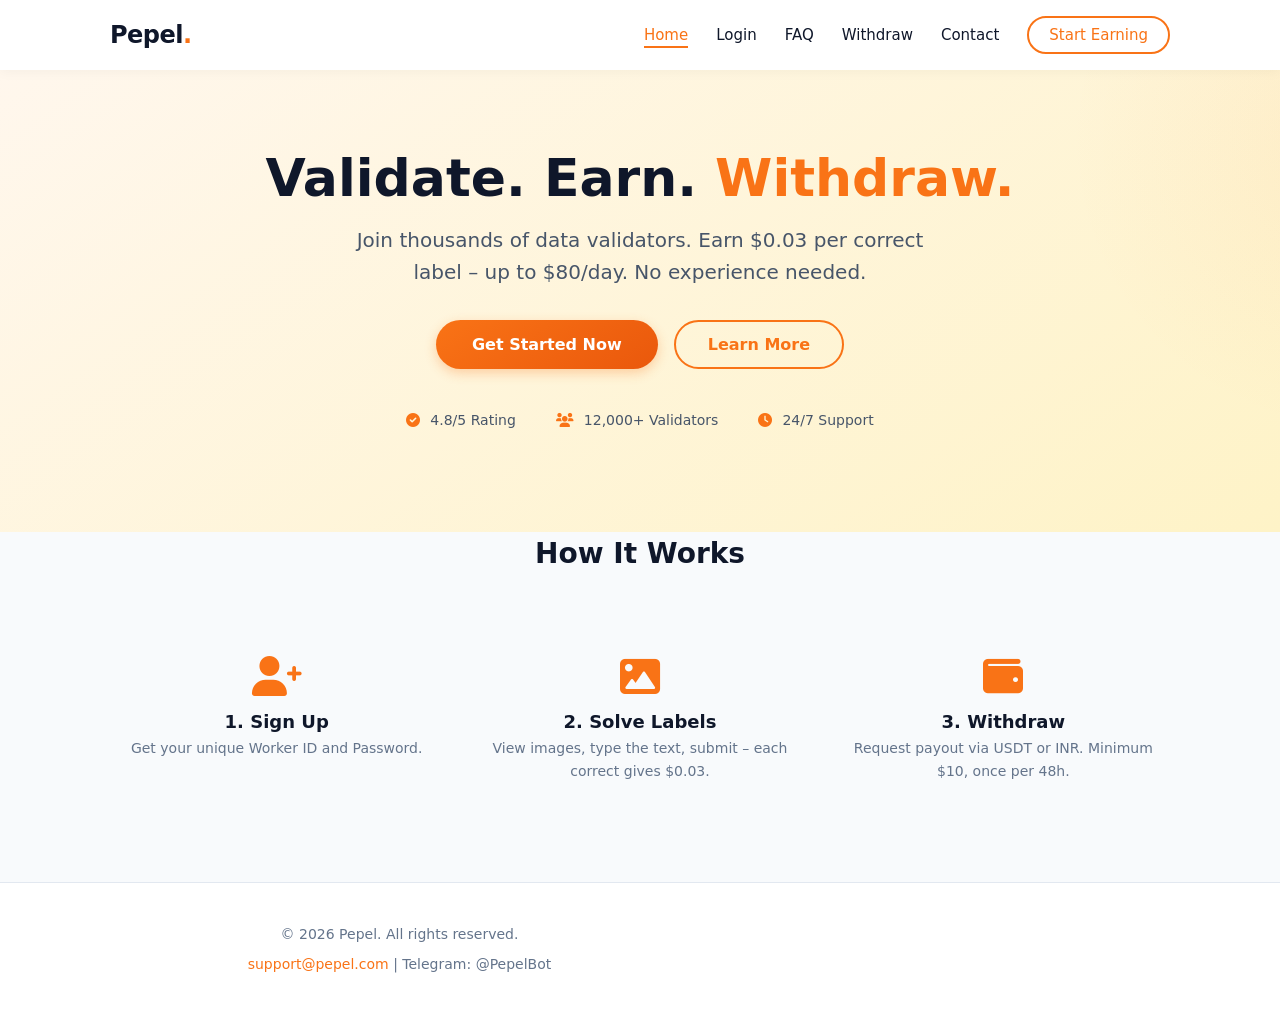
<file: index.html>
<!DOCTYPE html>
<html lang="en">
<head>
  <meta charset="UTF-8">
  <meta name="viewport" content="width=device-width, initial-scale=1.0">
  <title>Pepel – Validate & Earn</title>
  <link rel="stylesheet" href="style.css">
  <link rel="stylesheet" href="https://cdnjs.cloudflare.com/ajax/libs/font-awesome/6.0.0-beta3/css/all.min.css">
  <style>
    .hero {
      padding: 80px 0 100px;
      background: linear-gradient(145deg, #fff7ed 0%, #fef3c7 100%);
      text-align: center;
    }
    .hero h1 { font-size: 52px; font-weight: 800; color: #0f172a; }
    .hero h1 span { color: var(--primary); }
    .hero p { font-size: 20px; color: #475569; max-width: 600px; margin: 16px auto 32px; }
    .trust-badges { display: flex; justify-content: center; gap: 40px; margin-top: 40px; flex-wrap: wrap; }
    .trust-badges span { font-size: 14px; color: #475569; }
    .trust-badges i { color: var(--primary); margin-right: 6px; }
    .steps-grid { display: grid; grid-template-columns: repeat(auto-fit, minmax(200px, 1fr)); gap: 30px; text-align: center; padding: 40px 0; }
    .steps-grid .step i { font-size: 40px; color: var(--primary); margin-bottom: 12px; display: block; }
    .steps-grid .step h3 { font-size: 18px; font-weight: 700; color: #0f172a; }
    .steps-grid .step p { color: #64748b; font-size: 14px; }
    @media (max-width: 768px) {
      .hero h1 { font-size: 32px; }
      .hero { padding: 50px 0 60px; }
      .trust-badges { gap: 16px; flex-direction: column; align-items: center; }
    }
  </style>
</head>
<body>
  <nav class="navbar">
    <div class="container">
      <div class="logo">Pepel<span>.</span></div>
      <ul class="nav-links" id="navLinks">
        <li><a href="index.html" class="active">Home</a></li>
        <li><a href="login.html">Login</a></li>
        <li><a href="faq.html">FAQ</a></li>
        <li><a href="withdraw.html">Withdraw</a></li>
        <li><a href="contact.html">Contact</a></li>
        <li><a href="login.html" class="btn-outline">Start Earning</a></li>
      </ul>
      <div class="menu-toggle" id="mobileMenu"><i class="fas fa-bars"></i></div>
    </div>
  </nav>

  <section class="hero">
    <div class="container">
      <h1>Validate. Earn. <span>Withdraw.</span></h1>
      <p>Join thousands of data validators. Earn $0.03 per correct label – up to $80/day. No experience needed.</p>
      <div class="btn-group">
        <a href="login.html" class="btn-primary">Get Started Now</a>
        <a href="faq.html" class="btn-secondary">Learn More</a>
      </div>
      <div class="trust-badges">
        <span><i class="fas fa-check-circle"></i> 4.8/5 Rating</span>
        <span><i class="fas fa-users"></i> 12,000+ Validators</span>
        <span><i class="fas fa-clock"></i> 24/7 Support</span>
      </div>
    </div>
  </section>

  <section>
    <div class="container">
      <h2 style="text-align:center; margin-bottom:40px; font-size:28px; font-weight:700;">How It Works</h2>
      <div class="steps-grid">
        <div class="step"><i class="fas fa-user-plus"></i><h3>1. Sign Up</h3><p>Get your unique Worker ID and Password.</p></div>
        <div class="step"><i class="fas fa-image"></i><h3>2. Solve Labels</h3><p>View images, type the text, submit – each correct gives $0.03.</p></div>
        <div class="step"><i class="fas fa-wallet"></i><h3>3. Withdraw</h3><p>Request payout via USDT or INR. Minimum $10, once per 48h.</p></div>
      </div>
    </div>
  </section>

  <footer>
    <div class="container">
      <p>&copy; 2026 Pepel. All rights reserved.</p>
      <p style="margin-top:8px;"><a href="mailto:support@pepel.com">support@pepel.com</a> | Telegram: @PepelBot</p>
    </div>
  </footer>

  <script src="script.js"></script>
  <script>
    document.getElementById('mobileMenu').addEventListener('click', function() {
      document.getElementById('navLinks').classList.toggle('active');
    });
  </script>
</body>
</html>
</file>
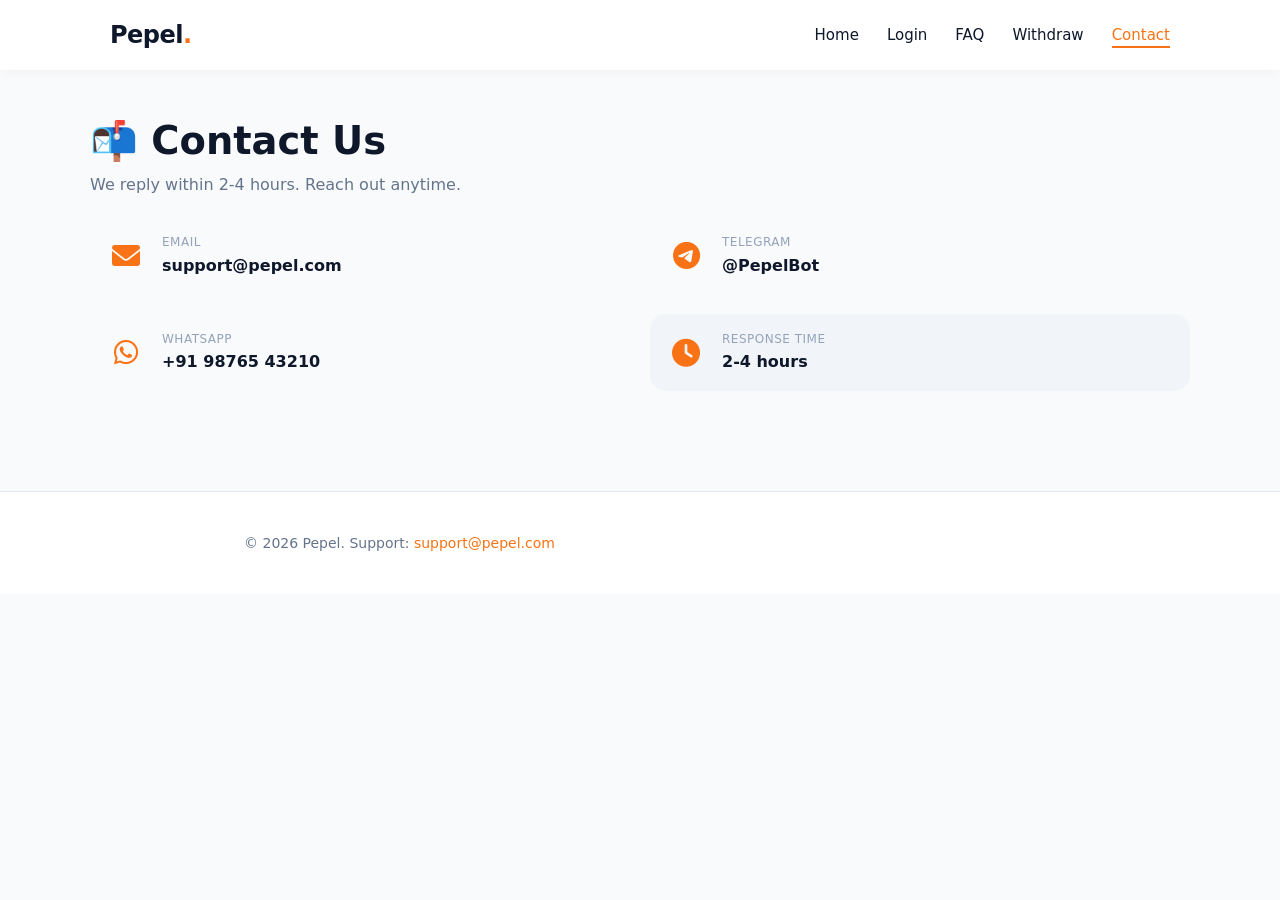
<file: contact.html>
<!DOCTYPE html>
<html lang="en">
<head>
  <meta charset="UTF-8">
  <meta name="viewport" content="width=device-width, initial-scale=1.0">
  <title>Contact – Pepel</title>
  <link rel="stylesheet" href="style.css">
  <link rel="stylesheet" href="https://cdnjs.cloudflare.com/ajax/libs/font-awesome/6.0.0-beta3/css/all.min.css">
  <style>
    .contact-grid { display: grid; grid-template-columns: 1fr 1fr; gap: 20px; margin-top: 20px; }
    .contact-item { display: flex; align-items: center; gap: 16px; padding: 16px; background: #f8fafc; border-radius: var(--radius); transition: 0.2s; }
    .contact-item:hover { background: #f1f5f9; }
    .contact-item i { font-size: 28px; color: var(--primary); width: 40px; text-align: center; }
    .contact-item .info { display: flex; flex-direction: column; }
    .contact-item .info .label { font-size: 12px; color: #94a3b8; text-transform: uppercase; letter-spacing: 0.5px; }
    .contact-item .info .value { font-weight: 600; color: #0f172a; }
    @media (max-width: 768px) {
      .contact-grid { grid-template-columns: 1fr; }
    }
  </style>
</head>
<body>
  <nav class="navbar">
    <div class="container">
      <div class="logo">Pepel<span>.</span></div>
      <ul class="nav-links" id="navLinks">
        <li><a href="index.html">Home</a></li>
        <li><a href="login.html">Login</a></li>
        <li><a href="faq.html">FAQ</a></li>
        <li><a href="withdraw.html">Withdraw</a></li>
        <li><a href="contact.html" class="active">Contact</a></li>
      </ul>
      <div class="menu-toggle" id="mobileMenu"><i class="fas fa-bars"></i></div>
    </div>
  </nav>

  <div class="container" style="padding: 40px 0;">
    <h2>📬 Contact Us</h2>
    <p style="color: var(--text-muted);">We reply within 2‑4 hours. Reach out anytime.</p>
    <div class="contact-grid">
      <a href="mailto:support@pepel.com" class="contact-item" style="text-decoration:none; color:inherit;">
        <i class="fas fa-envelope"></i>
        <div class="info"><span class="label">Email</span><span class="value">support@pepel.com</span></div>
      </a>
      <a href="https://t.me/PepelBot" target="_blank" class="contact-item" style="text-decoration:none; color:inherit;">
        <i class="fab fa-telegram"></i>
        <div class="info"><span class="label">Telegram</span><span class="value">@PepelBot</span></div>
      </a>
      <a href="tel:+919876543210" class="contact-item" style="text-decoration:none; color:inherit;">
        <i class="fab fa-whatsapp"></i>
        <div class="info"><span class="label">WhatsApp</span><span class="value">+91 98765 43210</span></div>
      </a>
      <div class="contact-item" style="background: #f1f5f9; cursor: default;">
        <i class="fas fa-clock"></i>
        <div class="info"><span class="label">Response Time</span><span class="value">2‑4 hours</span></div>
      </div>
    </div>
  </div>

  <footer>
    <div class="container">
      <p>&copy; 2026 Pepel. Support: <a href="mailto:support@pepel.com">support@pepel.com</a></p>
    </div>
  </footer>

  <script src="script.js"></script>
  <script>
    document.getElementById('mobileMenu').addEventListener('click', function() {
      document.getElementById('navLinks').classList.toggle('active');
    });
  </script>
</body>
</html>
</file>
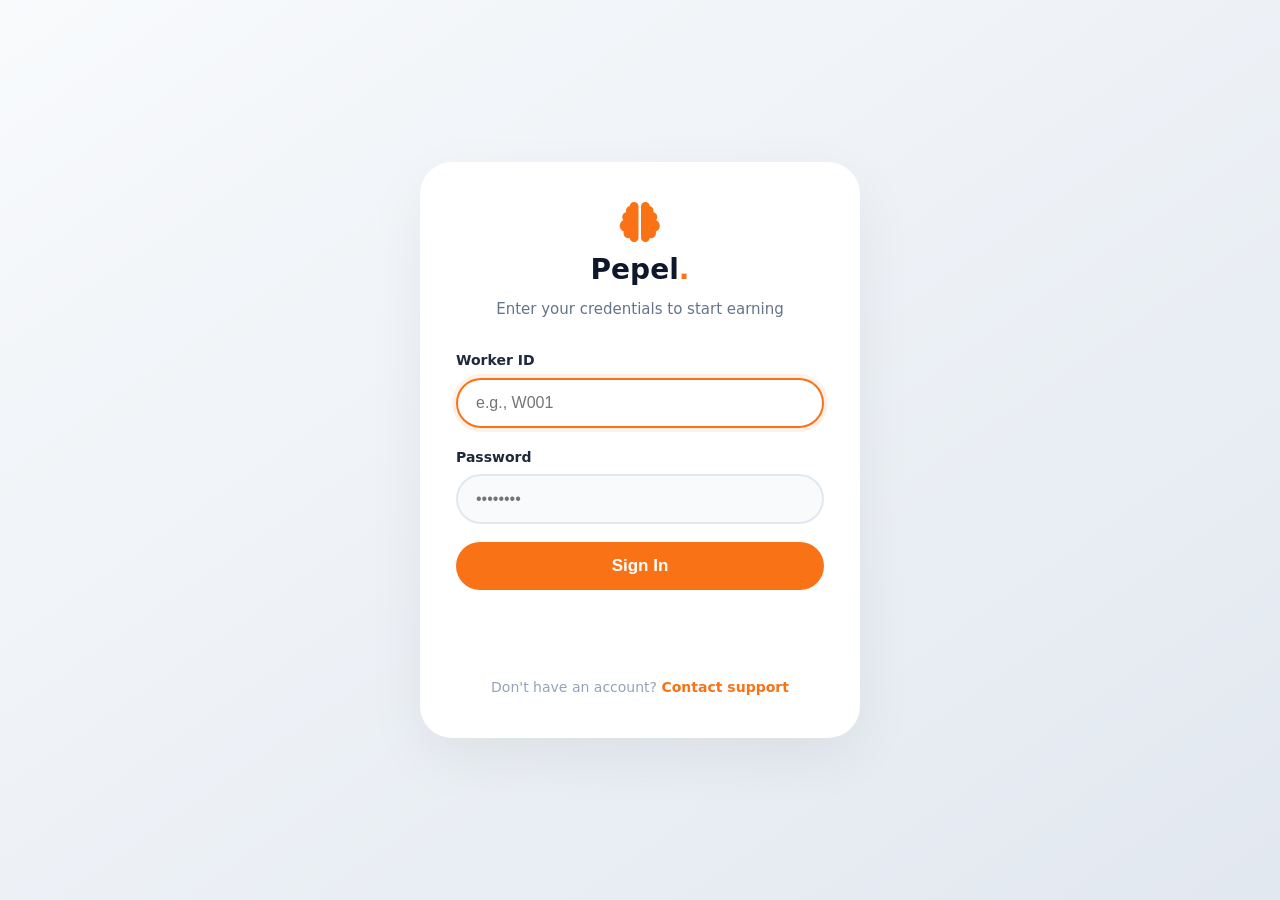
<file: dashboard.html>
<!DOCTYPE html>
<html lang="en">
<head>
  <meta charset="UTF-8">
  <meta name="viewport" content="width=device-width, initial-scale=1.0">
  <title>Dashboard – Pepel</title>
  <link rel="stylesheet" href="style.css">
  <link href="https://fonts.googleapis.com/css2?family=Inter:wght@400;500;600;700;800&display=swap" rel="stylesheet">
  <link rel="stylesheet" href="https://cdnjs.cloudflare.com/ajax/libs/font-awesome/6.0.0-beta3/css/all.min.css">
  <style>
    /* ---- MODERN DASHBOARD STYLES ---- */
    body { font-family: 'Inter', sans-serif; background: #f4f6f9; }
    .dashboard-container { padding: 30px 0 20px; }
    .greeting { font-size: 24px; font-weight: 700; color: #0f172a; margin-bottom: 4px; }
    .worker-id-badge {
      background: #eef2f6;
      padding: 4px 16px;
      border-radius: 40px;
      font-size: 13px;
      color: #475569;
      display: inline-block;
      margin-bottom: 20px;
      font-weight: 500;
    }
    .balance-card {
      background: linear-gradient(145deg, #f97316, #ea580c);
      color: white;
      border-radius: 20px;
      padding: 24px;
      display: flex;
      justify-content: space-between;
      align-items: center;
      box-shadow: 0 8px 24px rgba(249, 115, 22, 0.3);
    }
    .balance-card .amount { font-size: 32px; font-weight: 700; letter-spacing: 0.5px; }
    .balance-card .label { font-size: 14px; opacity: 0.85; }
    .balance-card .currency-badge {
      background: rgba(255,255,255,0.15);
      padding: 4px 12px;
      border-radius: 40px;
      font-size: 12px;
      font-weight: 600;
      margin-left: 8px;
    }
    .balance-card .btn-primary {
      background: white;
      color: #f97316;
      border: none;
      padding: 10px 24px;
      border-radius: 40px;
      font-weight: 600;
      cursor: pointer;
      transition: 0.2s;
      font-family: 'Inter', sans-serif;
    }
    .balance-card .btn-primary:hover { background: #f1f5f9; transform: scale(1.02); }

    .card {
      background: white;
      border-radius: 16px;
      padding: 20px 24px;
      box-shadow: 0 2px 12px rgba(0,0,0,0.04);
      margin-bottom: 20px;
    }
    .card h4 { font-size: 15px; font-weight: 600; color: #0f172a; margin-bottom: 6px; }

    .dashboard-grid {
      display: grid;
      grid-template-columns: 1fr 1fr;
      gap: 20px;
    }
    .task-area {
      background: white;
      border-radius: 16px;
      padding: 24px;
      box-shadow: 0 2px 12px rgba(0,0,0,0.04);
      text-align: center;
    }
    .task-area img {
      max-width: 100%;
      border-radius: 12px;
      margin-bottom: 16px;
      background: #eef2f6;
      min-height: 120px;
      border: 1px solid #e2e8f0;
    }
    .task-area input {
      width: 100%;
      padding: 14px 20px;
      border: 2px solid #e2e8f0;
      border-radius: 40px;
      font-size: 16px;
      margin: 12px 0;
      font-family: 'Inter', sans-serif;
      transition: 0.25s;
      background: #f8fafc;
    }
    .task-area input:focus { border-color: #f97316; outline: none; background: white; box-shadow: 0 0 0 4px rgba(249,115,22,0.1); }
    .feedback { min-height: 28px; font-weight: 500; margin-top: 8px; font-size: 14px; }
    .success { color: #10b981; }
    .error { color: #ef4444; }

    .live-counter { font-size: 18px; font-weight: 600; color: #f97316; margin-top: 4px; }
    .history-list { max-height: 300px; overflow-y: auto; }
    .history-item {
      display: flex;
      justify-content: space-between;
      padding: 10px 0;
      border-bottom: 1px solid #f1f5f9;
      font-size: 14px;
    }
    .history-item .date { font-size: 12px; color: #94a3b8; }
    .history-item .credit { color: #10b981; font-weight: 600; }
    .history-item .debit { color: #ef4444; font-weight: 600; }
    .history-item .usdt { font-size: 11px; color: #64748b; margin-left: 4px; }
    .notification {
      background: #fef3c7;
      border-left: 4px solid #f97316;
      padding: 10px 14px;
      border-radius: 8px;
      margin-bottom: 10px;
      font-size: 13px;
    }
    .inr-label { font-size: 13px; color: #94a3b8; margin-left: 4px; font-weight: 400; }

    @media (max-width: 768px) {
      .dashboard-grid { grid-template-columns: 1fr; }
      .balance-card { flex-direction: column; align-items: flex-start; gap: 12px; }
      .greeting { font-size: 20px; }
      .balance-card .amount { font-size: 26px; }
    }
  </style>
</head>
<body>
  <nav class="navbar">
    <div class="container">
      <div class="logo">Pepel<span>.</span></div>
      <ul class="nav-links" id="navLinks">
        <li><a href="index.html">Home</a></li>
        <li><a href="dashboard.html" class="active">Dashboard</a></li>
        <li><a href="faq.html">FAQ</a></li>
        <li><a href="withdraw.html">Withdraw</a></li>
        <li><a href="contact.html">Contact</a></li>
        <li><a href="#" id="logoutBtn" style="color: #f97316;">Logout</a></li>
      </ul>
      <div class="menu-toggle" id="mobileMenu"><i class="fas fa-bars"></i></div>
    </div>
  </nav>

  <div class="container dashboard-container">
    <div id="authCheck"></div>
    <div class="greeting">👋 Welcome back</div>
    <div class="worker-id-badge"><i class="fas fa-id-badge"></i> ID: <strong id="workerIdDisplay"></strong></div>

    <div class="dashboard-grid">
      <div>
        <div class="balance-card">
          <div>
            <div class="label">💰 Balance <span class="currency-badge">USDT</span></div>
            <div class="amount" id="balanceDisplay">$0.00</div>
            <div style="font-size:13px; opacity:0.8; margin-top:4px;">≈ <span id="inrBalance">₹0.00</span> <span class="inr-label">INR</span></div>
          </div>
          <button class="btn-primary" id="withdrawBtn">Withdraw</button>
        </div>
        <div class="card">
          <h4>📈 Live Earnings</h4>
          <div class="live-counter" id="liveCounter">$0.00 / hour</div>
          <div style="margin-top:12px; font-size:14px; color:#64748b;">
            Today: <span id="todayEarnings">$0.00</span> &bull; Tasks: <span id="taskCount">0</span>
          </div>
        </div>
        <div class="card">
          <h4>🔔 Notifications</h4>
          <div id="notificationsContainer"><p style="color:#94a3b8; font-size:14px;">No new notifications</p></div>
        </div>
      </div>

      <div class="task-area">
        <div id="taskImage"><img id="captchaImg" src="" alt="Captcha" style="width:100%; height:auto; background:#eef2f6; border-radius:12px;"></div>
        <input type="text" id="answerInput" placeholder="Type the text you see..." autofocus>
        <button class="btn-primary" id="submitBtn" style="width:100%; background:#f97316; color:white; border:none; padding:14px; border-radius:40px; font-weight:600; font-size:16px; cursor:pointer; transition:0.2s; font-family:'Inter', sans-serif;">Submit</button>
        <div class="feedback" id="feedback"></div>
      </div>
    </div>

    <div class="card" style="margin-top:24px;">
      <h4>📜 Transaction History</h4>
      <div class="history-list" id="historyList">
        <p style="color:#94a3b8; font-size:14px;">No transactions yet.</p>
      </div>
    </div>
  </div>

  <footer>
    <div class="container">
      <p>&copy; 2026 Pepel. Support: <a href="mailto:support@pepel.com">support@pepel.com</a></p>
    </div>
  </footer>

  <script src="script.js"></script>
  <script>
    // ---- PROTECT PAGE ----
    if (!requireAuth()) { /* redirects to login */ }

    const workerId = getWorkerId();
    document.getElementById('workerIdDisplay').textContent = workerId;

    // ---- LOGOUT ----
    document.getElementById('logoutBtn').addEventListener('click', (e) => {
      e.preventDefault();
      clearToken();
      window.location.href = 'login.html';
    });

    // ---- STATE ----
    let balance = 0;
    let taskCount = 0;
    let todayEarnings = 0;
    let startTime = Date.now();
    let history = [];
    let currentTaskId = null;

    // ---- DOM REFS ----
    const balanceEl = document.getElementById('balanceDisplay');
    const inrBalanceEl = document.getElementById('inrBalance');
    const captchaImg = document.getElementById('captchaImg');
    const answerInput = document.getElementById('answerInput');
    const submitBtn = document.getElementById('submitBtn');
    const feedback = document.getElementById('feedback');
    const taskCountEl = document.getElementById('taskCount');
    const todayEarningsEl = document.getElementById('todayEarnings');
    const liveCounter = document.getElementById('liveCounter');
    const historyList = document.getElementById('historyList');
    const notificationsContainer = document.getElementById('notificationsContainer');

    // ---- CONSTANTS ----
    const USD_TO_INR = 83.5; // Update as needed

    // ---- UI UPDATE ----
    function updateUI() {
      balanceEl.textContent = '$' + balance.toFixed(2);
      const inrValue = balance * USD_TO_INR;
      inrBalanceEl.textContent = '₹' + inrValue.toFixed(2);
      taskCountEl.textContent = taskCount;
      todayEarningsEl.textContent = '$' + todayEarnings.toFixed(2);
      const hours = (Date.now() - startTime) / 3600000;
      if (hours > 0) {
        const rate = todayEarnings / hours;
        liveCounter.textContent = '$' + rate.toFixed(2) + ' / hour';
      }
      renderHistory();
    }

    function renderHistory() {
      if (history.length === 0) {
        historyList.innerHTML = '<p style="color:#94a3b8; font-size:14px;">No transactions yet.</p>';
        return;
      }
      historyList.innerHTML = history.slice().reverse().map(item => `
        <div class="history-item">
          <span>${item.type}</span>
          <span class="${item.type === 'Earned' ? 'credit' : 'debit'}">${item.amount}</span>
          <span class="date">${formatDate(item.date)}</span>
        </div>
      `).join('');
    }

    // ---- FETCH BALANCE FROM BACKEND ----
    async function fetchBalance() {
      try {
        const response = await apiFetch('/api/balance/' + workerId);
        const data = await response.json();
        balance = data.balance || 0;
        updateUI();
      } catch (error) {
        console.error('Error fetching balance:', error);
      }
    }

    // ---- FETCH TASK FROM BACKEND ----
    async function fetchTask() {
      try {
        const response = await apiFetch('/api/task/next/' + workerId);
        const data = await response.json();
        if (data.image) {
          captchaImg.src = data.image;
          currentTaskId = data.taskId;
        } else {
          captchaImg.src = 'https://via.placeholder.com/400x150?text=No+task+available';
        }
        feedback.textContent = '';
        feedback.className = '';
        answerInput.value = '';
        answerInput.focus();
      } catch (error) {
        console.error('Error fetching task:', error);
        captchaImg.src = 'https://via.placeholder.com/400x150?text=Error+loading+task';
        feedback.textContent = '⚠️ Cannot connect to server.';
        feedback.className = 'error';
      }
    }

    // ---- SUBMIT SOLUTION ----
    async function submitTask() {
      const solution = answerInput.value.trim();
      if (!solution) {
        feedback.textContent = 'Please type the text you see.';
        feedback.className = 'error';
        return;
      }

      submitBtn.disabled = true;
      submitBtn.textContent = 'Submitting...';

      try {
        const response = await apiFetch('/api/task/submit', {
          method: 'POST',
          body: JSON.stringify({ workerId, solution, taskId: currentTaskId })
        });
        const data = await response.json();

        if (data.success) {
          balance = data.newBalance;
          taskCount++;
          todayEarnings += 0.03;
          history.push({ type: 'Earned', amount: '+$0.03', date: new Date().toISOString() });
          updateUI();
          feedback.textContent = '✅ Correct! +$0.03';
          feedback.className = 'success';
          addNotification('You earned +$0.03! Balance: $' + balance.toFixed(2));
          fetchTask();
        } else {
          feedback.textContent = '❌ Incorrect. Try again.';
          feedback.className = 'error';
        }
      } catch (error) {
        console.error('Submit error:', error);
        feedback.textContent = '⚠️ Submission failed. Try again.';
        feedback.className = 'error';
      }

      submitBtn.disabled = false;
      submitBtn.textContent = 'Submit';
    }

    // ---- NOTIFICATIONS ----
    function addNotification(msg) {
      const notif = document.createElement('div');
      notif.className = 'notification';
      notif.textContent = msg;
      notificationsContainer.prepend(notif);
      while (notificationsContainer.children.length > 5) {
        notificationsContainer.removeChild(notificationsContainer.lastChild);
      }
    }

    // ---- WITHDRAWAL ----
    function requestWithdrawal() {
      if (balance < 10) {
        alert('Minimum withdrawal is $10. Keep working!');
        return;
      }
      const amount = prompt('Enter amount to withdraw (min $10, max $' + balance.toFixed(2) + '):');
      if (!amount) return;
      const amt = parseFloat(amount);
      if (isNaN(amt) || amt < 10 || amt > balance) {
        alert('Invalid amount.');
        return;
      }
      const method = confirm('Pay in USDT (crypto)? Click OK for USDT, Cancel for INR (UPI)') ? 'USDT' : 'INR';
      // In production, call backend withdrawal endpoint
      alert('✅ Withdrawal requested! You\'ll receive within 24‑48 hours.');
    }

    // ---- EVENT LISTENERS ----
    submitBtn.addEventListener('click', submitTask);
    answerInput.addEventListener('keydown', (e) => { if (e.key === 'Enter') submitTask(); });
    document.getElementById('withdrawBtn').addEventListener('click', requestWithdrawal);

    // ---- INIT ----
    fetchBalance();
    fetchTask();
    addNotification('Welcome to Pepel! Start solving tasks to earn.');
    setInterval(fetchBalance, 30000);
  </script>
</body>
</html>
</file>
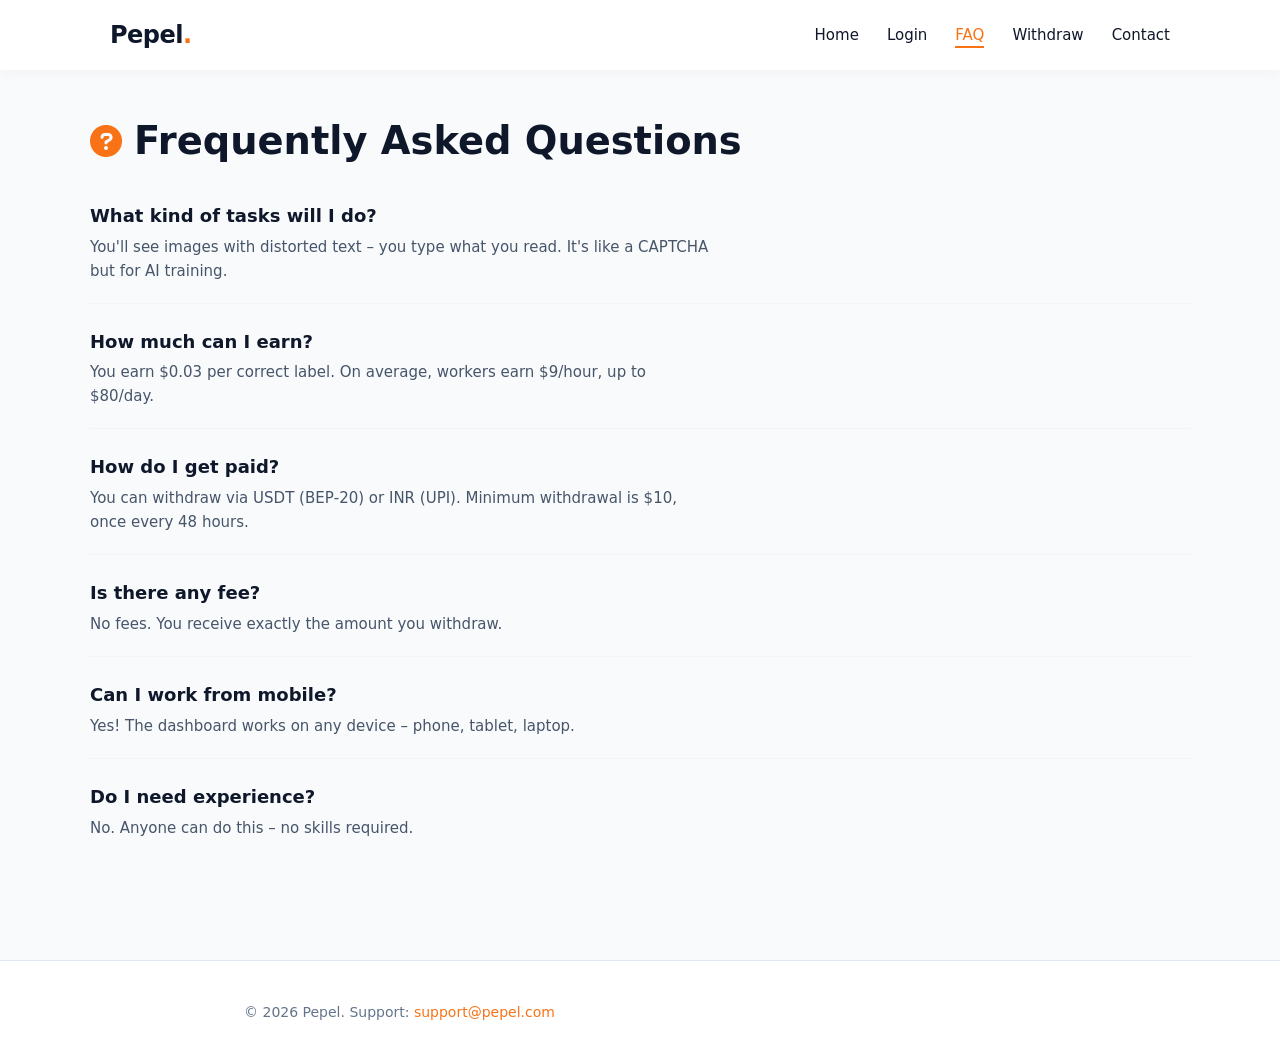
<file: faq.html>
<!DOCTYPE html>
<html lang="en">
<head>
  <meta charset="UTF-8">
  <meta name="viewport" content="width=device-width, initial-scale=1.0">
  <title>FAQ – Pepel</title>
  <link rel="stylesheet" href="style.css">
  <link rel="stylesheet" href="https://cdnjs.cloudflare.com/ajax/libs/font-awesome/6.0.0-beta3/css/all.min.css">
  <style>
    .faq-item { margin-bottom: 24px; padding-bottom: 20px; border-bottom: 1px solid #f1f5f9; }
    .faq-item h4 { font-size: 18px; font-weight: 700; color: #0f172a; margin-bottom: 4px; }
    .faq-item p { color: #475569; font-size: 15px; }
    .faq-header { display: flex; align-items: center; gap: 12px; margin-bottom: 30px; }
    .faq-header i { font-size: 32px; color: var(--primary); }
    @media (max-width: 768px) {
      .faq-item h4 { font-size: 16px; }
    }
  </style>
</head>
<body>
  <nav class="navbar">
    <div class="container">
      <div class="logo">Pepel<span>.</span></div>
      <ul class="nav-links" id="navLinks">
        <li><a href="index.html">Home</a></li>
        <li><a href="login.html">Login</a></li>
        <li><a href="faq.html" class="active">FAQ</a></li>
        <li><a href="withdraw.html">Withdraw</a></li>
        <li><a href="contact.html">Contact</a></li>
      </ul>
      <div class="menu-toggle" id="mobileMenu"><i class="fas fa-bars"></i></div>
    </div>
  </nav>

  <div class="container" style="padding: 40px 0;">
    <div class="faq-header">
      <i class="fas fa-question-circle"></i>
      <h2 style="margin:0;">Frequently Asked Questions</h2>
    </div>
    <div class="faq-item">
      <h4>What kind of tasks will I do?</h4>
      <p>You'll see images with distorted text – you type what you read. It's like a CAPTCHA but for AI training.</p>
    </div>
    <div class="faq-item">
      <h4>How much can I earn?</h4>
      <p>You earn $0.03 per correct label. On average, workers earn $9/hour, up to $80/day.</p>
    </div>
    <div class="faq-item">
      <h4>How do I get paid?</h4>
      <p>You can withdraw via USDT (BEP‑20) or INR (UPI). Minimum withdrawal is $10, once every 48 hours.</p>
    </div>
    <div class="faq-item">
      <h4>Is there any fee?</h4>
      <p>No fees. You receive exactly the amount you withdraw.</p>
    </div>
    <div class="faq-item">
      <h4>Can I work from mobile?</h4>
      <p>Yes! The dashboard works on any device – phone, tablet, laptop.</p>
    </div>
    <div class="faq-item">
      <h4>Do I need experience?</h4>
      <p>No. Anyone can do this – no skills required.</p>
    </div>
  </div>

  <footer>
    <div class="container">
      <p>&copy; 2026 Pepel. Support: <a href="mailto:support@pepel.com">support@pepel.com</a></p>
    </div>
  </footer>

  <script src="script.js"></script>
  <script>
    document.getElementById('mobileMenu').addEventListener('click', function() {
      document.getElementById('navLinks').classList.toggle('active');
    });
  </script>
</body>
</html>
</file>
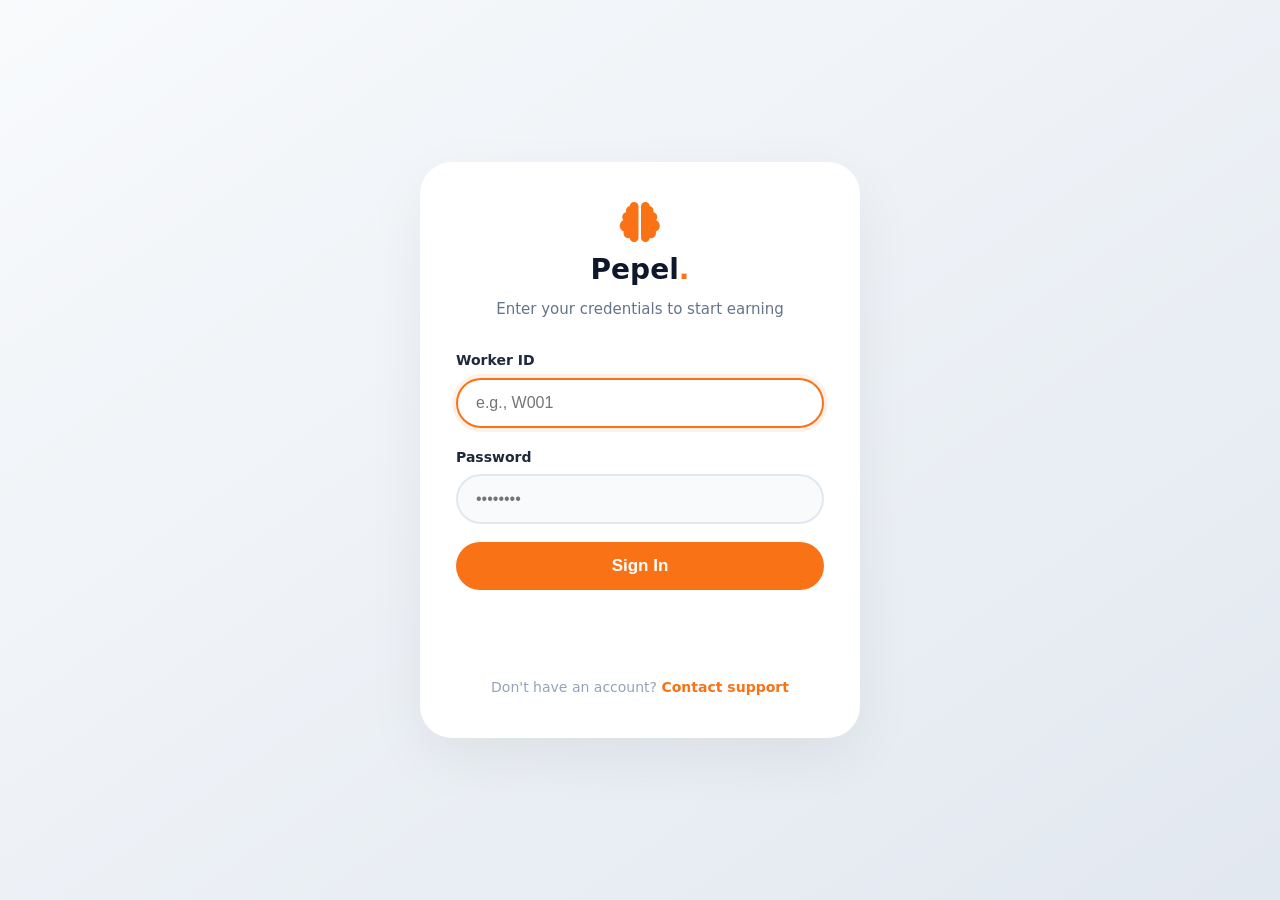
<file: login.html>
<!DOCTYPE html>
<html lang="en">
<head>
  <meta charset="UTF-8">
  <meta name="viewport" content="width=device-width, initial-scale=1.0">
  <title>Login – Pepel</title>
  <link rel="stylesheet" href="style.css">
  <link rel="stylesheet" href="https://cdnjs.cloudflare.com/ajax/libs/font-awesome/6.0.0-beta3/css/all.min.css">
  <style>
    .login-wrapper {
      min-height: 100vh;
      display: flex;
      align-items: center;
      justify-content: center;
      background: linear-gradient(145deg, #f8fafc 0%, #e2e8f0 100%);
      padding: 20px;
    }
    .login-card {
      background: white;
      border-radius: 32px;
      padding: 40px 36px;
      max-width: 440px;
      width: 100%;
      box-shadow: 0 20px 60px rgba(0,0,0,0.06);
      animation: fadeUp 0.6s ease;
    }
    @keyframes fadeUp {
      0% { opacity: 0; transform: translateY(20px); }
      100% { opacity: 1; transform: translateY(0); }
    }
    .login-card .brand {
      text-align: center;
      margin-bottom: 4px;
    }
    .login-card .brand i {
      font-size: 40px;
      color: var(--primary);
    }
    .login-card .brand h2 {
      font-size: 28px;
      font-weight: 700;
      color: #0f172a;
      margin: 4px 0 0;
    }
    .login-card .brand h2 span {
      color: var(--primary);
    }
    .login-card .subtitle {
      text-align: center;
      color: #64748b;
      font-size: 15px;
      margin-bottom: 28px;
    }
    .form-group {
      margin-bottom: 18px;
    }
    .form-group label {
      display: block;
      font-weight: 600;
      font-size: 14px;
      color: #1e293b;
      margin-bottom: 6px;
    }
    .form-group input {
      width: 100%;
      padding: 14px 18px;
      border: 2px solid #e2e8f0;
      border-radius: 40px;
      font-size: 16px;
      transition: 0.25s;
      background: #f8fafc;
    }
    .form-group input:focus {
      border-color: var(--primary);
      outline: none;
      background: white;
      box-shadow: 0 0 0 4px rgba(249, 115, 22, 0.1);
    }
    .login-btn {
      width: 100%;
      padding: 14px;
      background: var(--primary);
      color: white;
      border: none;
      border-radius: 40px;
      font-weight: 700;
      font-size: 17px;
      cursor: pointer;
      transition: 0.25s;
      margin-top: 6px;
      display: flex;
      align-items: center;
      justify-content: center;
      gap: 10px;
    }
    .login-btn:hover {
      background: var(--primary-dark);
    }
    .login-btn:disabled {
      opacity: 0.7;
      cursor: not-allowed;
    }
    .login-btn .spinner {
      display: none;
      width: 20px;
      height: 20px;
      border: 3px solid rgba(255,255,255,0.3);
      border-top: 3px solid white;
      border-radius: 50%;
      animation: spin 0.8s linear infinite;
    }
    .login-btn.loading .spinner {
      display: inline-block;
    }
    .login-btn.loading .btn-text {
      display: none;
    }
    @keyframes spin {
      to { transform: rotate(360deg); }
    }
    .status-area {
      margin-top: 14px;
      min-height: 48px;
      display: flex;
      flex-direction: column;
      align-items: center;
      gap: 6px;
    }
    .status-badge {
      font-size: 13px;
      font-weight: 500;
      padding: 4px 16px;
      border-radius: 40px;
      display: none;
    }
    .status-badge.visible {
      display: inline-block;
    }
    .status-badge.idle {
      background: #f1f5f9;
      color: #64748b;
    }
    .status-badge.connecting {
      background: #fef3c7;
      color: #b45309;
    }
    .status-badge.success {
      background: #d1fae5;
      color: #065f46;
    }
    .status-badge.error {
      background: #fee2e2;
      color: #991b1b;
    }
    .error-msg {
      color: #ef4444;
      font-size: 14px;
      text-align: center;
      min-height: 20px;
    }
    .login-footer {
      text-align: center;
      margin-top: 24px;
      font-size: 14px;
      color: #94a3b8;
    }
    .login-footer a {
      color: var(--primary);
      font-weight: 600;
      text-decoration: none;
    }
    @media (max-width: 480px) {
      .login-card { padding: 28px 20px; }
      .login-card .brand h2 { font-size: 24px; }
    }
  </style>
</head>
<body>
<div class="login-wrapper">
  <div class="login-card">
    <div class="brand">
      <i class="fas fa-brain"></i>
      <h2>Pepel<span>.</span></h2>
    </div>
    <p class="subtitle">Enter your credentials to start earning</p>

    <form id="loginForm">
      <div class="form-group">
        <label for="workerId">Worker ID</label>
        <input type="text" id="workerId" placeholder="e.g., W001" required autofocus>
      </div>
      <div class="form-group">
        <label for="password">Password</label>
        <input type="password" id="password" placeholder="••••••••" required>
      </div>

      <button type="submit" class="login-btn" id="loginBtn">
        <span class="spinner"></span>
        <span class="btn-text">Sign In</span>
      </button>

      <div class="status-area">
        <div id="statusBadge" class="status-badge idle">Ready</div>
        <div id="errorMsg" class="error-msg"></div>
      </div>
    </form>

    <div class="login-footer">
      Don't have an account? <a href="contact.html">Contact support</a>
    </div>
  </div>
</div>

<script>
  (function() {
    const BACKEND_URL = 'https://pepel-backend.onrender.com';

    const form = document.getElementById('loginForm');
    const workerIdInput = document.getElementById('workerId');
    const passwordInput = document.getElementById('password');
    const loginBtn = document.getElementById('loginBtn');
    const statusBadge = document.getElementById('statusBadge');
    const errorMsg = document.getElementById('errorMsg');

    function setStatus(text, type) {
      statusBadge.textContent = text;
      statusBadge.className = 'status-badge visible ' + type;
    }

    function setError(text) {
      errorMsg.textContent = text;
    }

    function clearError() {
      errorMsg.textContent = '';
    }

    function setLoading(state) {
      if (state) {
        loginBtn.classList.add('loading');
        loginBtn.disabled = true;
        setStatus('Connecting…', 'connecting');
        clearError();
      } else {
        loginBtn.classList.remove('loading');
        loginBtn.disabled = false;
        setStatus('Ready', 'idle');
      }
    }

    form.addEventListener('submit', async function(e) {
      e.preventDefault();

      const workerId = workerIdInput.value.trim();
      const password = passwordInput.value;
      clearError();

      if (!workerId || !password) {
        setError('Please fill in all fields.');
        setStatus('Missing fields', 'error');
        return;
      }

      setLoading(true);

      try {
        const url = BACKEND_URL + '/api/login';
        const response = await fetch(url, {
          method: 'POST',
          headers: { 'Content-Type': 'application/json' },
          body: JSON.stringify({ workerId, password })
        });

        const data = await response.json();

        if (response.ok && data.token) {
          localStorage.setItem('pepel_token', data.token);
          localStorage.setItem('pepel_worker_id', workerId);
          setStatus('✅ Success! Redirecting…', 'success');
          window.location.href = 'dashboard.html';
        } else {
          const msg = data.error || 'Invalid credentials.';
          setError(msg);
          setStatus('❌ Login failed', 'error');
        }
      } catch (err) {
        console.error('Login error:', err);
        setError('Network error. Please check your connection.');
        setStatus('⚠️ Network error', 'error');
      } finally {
        setLoading(false);
      }
    });

    workerIdInput.addEventListener('input', function() {
      if (this.value.length > 0 && passwordInput.value.length > 0) {
        setStatus('Ready to login', 'idle');
        clearError();
      }
    });
    passwordInput.addEventListener('input', function() {
      if (workerIdInput.value.length > 0 && this.value.length > 0) {
        setStatus('Ready to login', 'idle');
        clearError();
      }
    });
  })();
</script>
</body>
          </html>
</file>
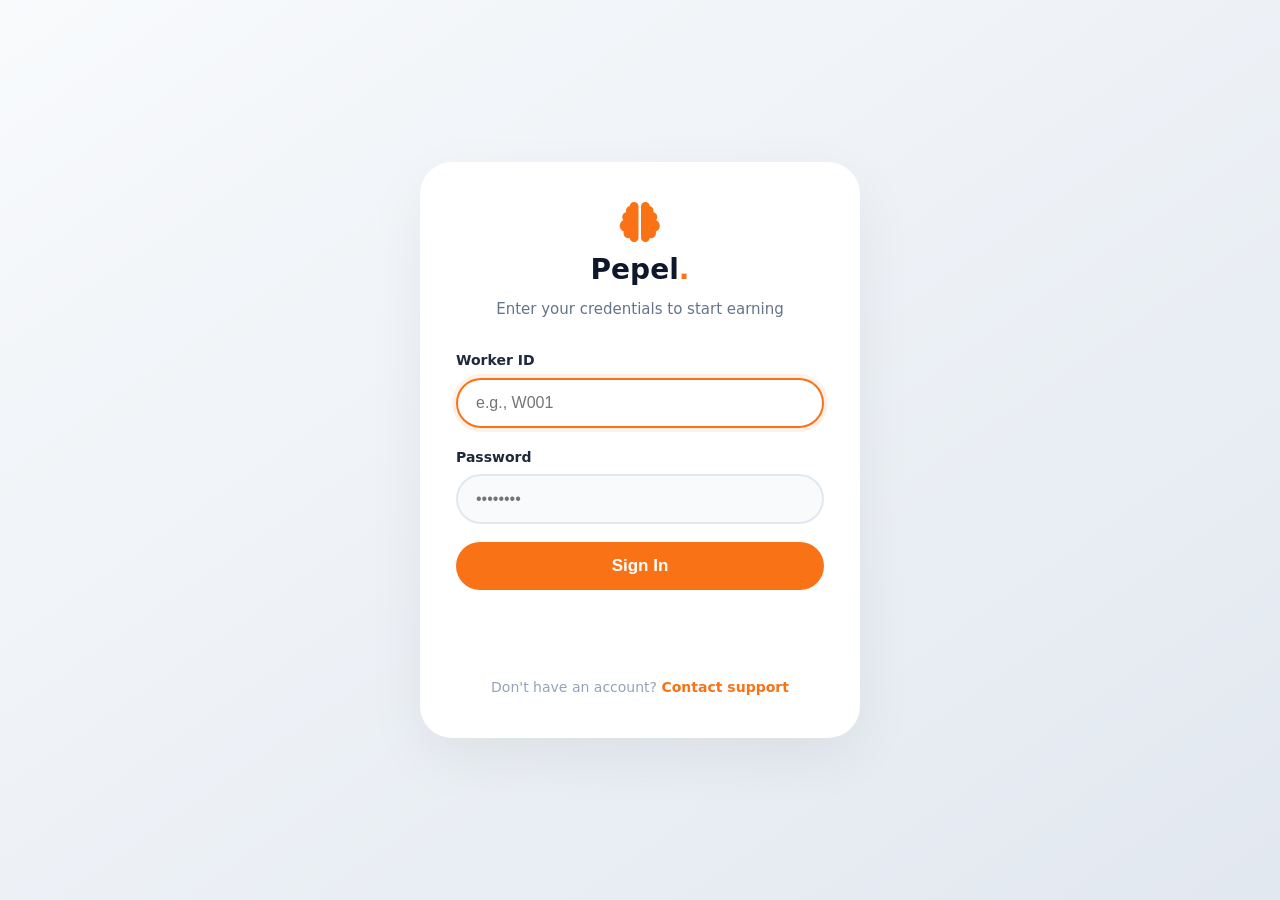
<file: withdraw.html>
<!DOCTYPE html>
<html lang="en">
<head>
  <meta charset="UTF-8">
  <meta name="viewport" content="width=device-width, initial-scale=1.0">
  <title>Withdraw – Pepel</title>
  <link rel="stylesheet" href="style.css">
  <link rel="stylesheet" href="https://cdnjs.cloudflare.com/ajax/libs/font-awesome/6.0.0-beta3/css/all.min.css">
  <style>
    .withdraw-header { display: flex; align-items: center; gap: 12px; margin-bottom: 30px; }
    .withdraw-header i { font-size: 32px; color: var(--primary); }
    .policy-list { list-style: none; padding: 0; }
    .policy-list li { padding: 8px 0; border-bottom: 1px solid #f1f5f9; display: flex; gap: 12px; align-items: center; }
    .policy-list li i { color: var(--primary); width: 24px; }
    @media (max-width: 768px) {
      .policy-list li { font-size: 14px; flex-wrap: wrap; }
    }
  </style>
</head>
<body>
  <nav class="navbar">
    <div class="container">
      <div class="logo">Pepel<span>.</span></div>
      <ul class="nav-links" id="navLinks">
        <li><a href="index.html">Home</a></li>
        <li><a href="dashboard.html">Dashboard</a></li>
        <li><a href="faq.html">FAQ</a></li>
        <li><a href="withdraw.html" class="active">Withdraw</a></li>
        <li><a href="contact.html">Contact</a></li>
        <li><a href="#" id="logoutBtn" style="color: var(--primary);">Logout</a></li>
      </ul>
      <div class="menu-toggle" id="mobileMenu"><i class="fas fa-bars"></i></div>
    </div>
  </nav>

  <div class="container" style="padding: 40px 0;">
    <div class="withdraw-header">
      <i class="fas fa-hand-holding-usd"></i>
      <h2 style="margin:0;">Withdrawal Policy</h2>
    </div>
    <div class="card">
      <h4>📋 How to withdraw</h4>
      <p>Go to your Dashboard and click the "Withdraw" button. You'll be asked to enter the amount and choose your payment method.</p>
      <ul class="policy-list" style="margin-top:20px;">
        <li><i class="fas fa-dollar-sign"></i> <strong>Minimum amount:</strong> $10 (≈₹830)</li>
        <li><i class="fas fa-clock"></i> <strong>Cooldown period:</strong> Once every 48 hours</li>
        <li><i class="fas fa-hourglass-half"></i> <strong>Processing time:</strong> 24‑48 hours</li>
        <li><i class="fas fa-coins"></i> <strong>Payment methods:</strong> USDT (BEP‑20) or INR (UPI)</li>
      </ul>
    </div>
    <a href="dashboard.html" class="btn-primary">Go to Dashboard</a>
  </div>

  <footer>
    <div class="container">
      <p>&copy; 2026 Pepel. Support: <a href="mailto:support@pepel.com">support@pepel.com</a></p>
    </div>
  </footer>

  <script src="script.js"></script>
  <script>
    if (!requireAuth()) { /* redirects */ }
    document.getElementById('logoutBtn').addEventListener('click', (e) => {
      e.preventDefault();
      clearToken();
      window.location.href = 'login.html';
    });
    document.getElementById('mobileMenu').addEventListener('click', function() {
      document.getElementById('navLinks').classList.toggle('active');
    });
  </script>
</body>
</html>
</file>
<file: style.css>
/* ============================================================
   PEPEL – Global Styles (Warm Orange) – PREMIUM
   ============================================================ */
:root {
  --primary: #f97316;
  --primary-dark: #ea580c;
  --primary-light: #fb923c;
  --primary-bg: #fff7ed;
  --primary-gradient: linear-gradient(145deg, #f97316 0%, #ea580c 100%);
  --text-dark: #0f172a;
  --text-muted: #64748b;
  --text-light: #94a3b8;
  --white: #ffffff;
  --off-white: #f8fafc;
  --shadow-sm: 0 2px 12px rgba(0,0,0,0.04);
  --shadow: 0 4px 24px rgba(0,0,0,0.06);
  --shadow-lg: 0 12px 48px rgba(0,0,0,0.08);
  --radius: 16px;
  --radius-sm: 8px;
  --radius-full: 40px;
  --transition: 0.3s cubic-bezier(0.4, 0, 0.2, 1);
  --font: 'Segoe UI', system-ui, -apple-system, sans-serif;
}

/* Reset & Base */
* { margin:0; padding:0; box-sizing:border-box; }
body {
  font-family: var(--font);
  background: var(--off-white);
  color: var(--text-dark);
  line-height: 1.6;
  min-height: 100vh;
}
a { text-decoration: none; color: var(--primary); transition: var(--transition); }
a:hover { color: var(--primary-dark); }
.container { max-width: 1100px; margin: 0 auto; padding: 0 20px; }

/* Typography */
h1 { font-size: clamp(2rem, 5vw, 3.2rem); font-weight: 800; }
h2 { font-size: clamp(1.6rem, 4vw, 2.4rem); font-weight: 700; }
h3 { font-size: 1.2rem; font-weight: 700; }
h4 { font-size: 1rem; font-weight: 600; }
p { color: var(--text-muted); max-width: 65ch; }

/* Navigation */
.navbar {
  background: var(--white);
  box-shadow: var(--shadow-sm);
  padding: 16px 0;
  position: sticky;
  top: 0;
  z-index: 100;
  backdrop-filter: blur(12px);
  background: rgba(255,255,255,0.92);
}
.navbar .container {
  display: flex;
  justify-content: space-between;
  align-items: center;
}
.logo {
  font-size: 24px;
  font-weight: 700;
  color: var(--text-dark);
  letter-spacing: -0.5px;
}
.logo span { color: var(--primary); }
.logo i { color: var(--primary); margin-right: 4px; }

.nav-links {
  display: flex;
  gap: 28px;
  list-style: none;
  align-items: center;
}
.nav-links a {
  color: var(--text-dark);
  font-weight: 500;
  font-size: 15px;
  transition: var(--transition);
  position: relative;
}
.nav-links a::after {
  content: '';
  position: absolute;
  bottom: -4px;
  left: 0;
  width: 0;
  height: 2px;
  background: var(--primary);
  transition: var(--transition);
}
.nav-links a:hover::after,
.nav-links a.active::after {
  width: 100%;
}
.nav-links a:hover,
.nav-links a.active { color: var(--primary); }

.btn-outline {
  border: 2px solid var(--primary);
  padding: 8px 20px;
  border-radius: var(--radius-full);
  color: var(--primary) !important;
  font-weight: 600;
  transition: var(--transition);
}
.btn-outline:hover {
  background: var(--primary);
  color: white !important;
}
.btn-outline::after { display: none !important; }

.menu-toggle {
  display: none;
  font-size: 24px;
  cursor: pointer;
  color: var(--text-dark);
  transition: var(--transition);
}
.menu-toggle:hover { color: var(--primary); }

/* Buttons */
.btn-primary {
  background: var(--primary-gradient);
  color: white;
  border: none;
  padding: 12px 36px;
  border-radius: var(--radius-full);
  font-weight: 600;
  font-size: 16px;
  cursor: pointer;
  transition: var(--transition);
  display: inline-block;
  box-shadow: 0 4px 12px rgba(249, 115, 22, 0.3);
}
.btn-primary:hover {
  transform: translateY(-2px);
  box-shadow: 0 8px 24px rgba(249, 115, 22, 0.4);
}
.btn-primary:active { transform: scale(0.98); }

.btn-secondary {
  background: transparent;
  border: 2px solid var(--primary);
  color: var(--primary);
  padding: 10px 32px;
  border-radius: var(--radius-full);
  font-weight: 600;
  cursor: pointer;
  transition: var(--transition);
  display: inline-block;
}
.btn-secondary:hover {
  background: var(--primary);
  color: white;
  transform: translateY(-2px);
}

/* Hero */
.hero {
  padding: 80px 0 100px;
  background: var(--primary-bg);
  text-align: center;
  position: relative;
  overflow: hidden;
}
.hero::before {
  content: '';
  position: absolute;
  top: -50%;
  right: -30%;
  width: 600px;
  height: 600px;
  background: radial-gradient(circle, rgba(249,115,22,0.06) 0%, transparent 70%);
  border-radius: 50%;
  pointer-events: none;
}
.hero h1 {
  font-size: clamp(2.4rem, 6vw, 4rem);
  font-weight: 800;
  margin-bottom: 16px;
  color: var(--text-dark);
  line-height: 1.1;
}
.hero h1 span { color: var(--primary); }
.hero p {
  font-size: clamp(1rem, 1.5vw, 1.2rem);
  color: var(--text-muted);
  max-width: 600px;
  margin: 0 auto 32px;
}
.hero .btn-group {
  display: flex;
  gap: 16px;
  justify-content: center;
  flex-wrap: wrap;
}
.trust-badges {
  margin-top: 48px;
  display: flex;
  justify-content: center;
  gap: 40px;
  flex-wrap: wrap;
  font-size: 14px;
  color: var(--text-muted);
}
.trust-badges i {
  color: var(--primary);
  margin-right: 8px;
}
.trust-badges span {
  display: flex;
  align-items: center;
  gap: 4px;
}

/* Cards */
.card {
  background: var(--white);
  border-radius: var(--radius);
  padding: 30px;
  box-shadow: var(--shadow);
  transition: var(--transition);
  border: 1px solid rgba(0,0,0,0.02);
}
.card:hover {
  box-shadow: var(--shadow-lg);
  transform: translateY(-2px);
}

/* Dashboard */
.dashboard-grid {
  display: grid;
  grid-template-columns: 1fr 1fr;
  gap: 24px;
  margin-top: 24px;
}
.balance-card {
  background: var(--primary-gradient);
  color: white;
  border-radius: var(--radius);
  padding: 24px;
  display: flex;
  justify-content: space-between;
  align-items: center;
  box-shadow: 0 4px 20px rgba(249,115,22,0.3);
}
.balance-card .amount {
  font-size: clamp(1.8rem, 4vw, 2.6rem);
  font-weight: 700;
  letter-spacing: 0.5px;
}
.balance-card .label { font-size: 14px; opacity: 0.85; }
.balance-card .btn-primary {
  background: white;
  color: var(--primary);
  padding: 10px 24px;
  border-radius: var(--radius-full);
  font-weight: 600;
  border: none;
  cursor: pointer;
  transition: var(--transition);
  box-shadow: none;
}
.balance-card .btn-primary:hover {
  background: var(--off-white);
  transform: scale(1.02);
  box-shadow: none;
}

.task-area {
  background: var(--white);
  border-radius: var(--radius);
  padding: 24px;
  box-shadow: var(--shadow);
  text-align: center;
  transition: var(--transition);
}
.task-area:hover { box-shadow: var(--shadow-lg); }
.task-area img {
  max-width: 100%;
  border-radius: var(--radius-sm);
  margin-bottom: 16px;
  background: #e2e8f0;
  min-height: 120px;
  object-fit: cover;
}
.task-area input {
  width: 100%;
  padding: 14px 20px;
  border: 2px solid #e2e8f0;
  border-radius: var(--radius-full);
  font-size: 16px;
  transition: var(--transition);
  background: var(--off-white);
}
.task-area input:focus {
  border-color: var(--primary);
  outline: none;
  background: white;
  box-shadow: 0 0 0 4px rgba(249,115,22,0.1);
}
.task-area .feedback {
  min-height: 28px;
  font-weight: 500;
  margin-top: 12px;
}
.success { color: #10b981; }
.error { color: #ef4444; }

.live-counter {
  font-size: clamp(1.2rem, 2vw, 1.6rem);
  font-weight: 600;
  color: var(--primary);
  margin-top: 4px;
}

.history-list {
  max-height: 320px;
  overflow-y: auto;
  padding-right: 4px;
}
.history-list::-webkit-scrollbar {
  width: 4px;
}
.history-list::-webkit-scrollbar-thumb {
  background: var(--primary-light);
  border-radius: 10px;
}
.history-item {
  display: flex;
  justify-content: space-between;
  padding: 12px 0;
  border-bottom: 1px solid #f1f5f9;
  align-items: center;
}
.history-item .date {
  font-size: 13px;
  color: var(--text-light);
}
.history-item .credit { color: #10b981; font-weight: 600; }
.history-item .debit { color: #ef4444; font-weight: 600; }

.notification {
  background: #fef3c7;
  border-left: 4px solid var(--primary);
  padding: 12px 16px;
  border-radius: var(--radius-sm);
  margin-bottom: 10px;
  font-size: 14px;
  animation: slideIn 0.3s ease;
}
@keyframes slideIn {
  from { opacity: 0; transform: translateX(-10px); }
  to { opacity: 1; transform: translateX(0); }
}

/* FAQ */
.faq-item {
  margin-bottom: 24px;
  padding-bottom: 20px;
  border-bottom: 1px solid #f1f5f9;
}
.faq-item:last-child { border-bottom: none; margin-bottom: 0; }
.faq-item h4 {
  color: var(--text-dark);
  font-size: 1.1rem;
  margin-bottom: 4px;
}
.faq-item p { color: var(--text-muted); font-size: 0.95rem; }

/* Footer */
footer {
  background: var(--white);
  padding: 40px 0;
  margin-top: 60px;
  border-top: 1px solid #e2e8f0;
  text-align: center;
  color: var(--text-muted);
  font-size: 14px;
}
footer a {
  color: var(--primary);
  font-weight: 500;
}
footer a:hover { color: var(--primary-dark); }

/* Responsive */
@media (max-width: 992px) {
  .dashboard-grid { grid-template-columns: 1fr; gap: 20px; }
}

@media (max-width: 768px) {
  .nav-links {
    display: none;
    flex-direction: column;
    width: 100%;
    padding: 16px 0;
    gap: 16px;
  }
  .nav-links.active { display: flex; }
  .menu-toggle { display: block; }

  .hero {
    padding: 50px 0 60px;
  }
  .hero h1 { font-size: 2rem; }
  .hero p { font-size: 1rem; }

  .balance-card {
    flex-direction: column;
    align-items: flex-start;
    gap: 12px;
  }
  .balance-card .amount { font-size: 2rem; }

  .trust-badges {
    flex-direction: column;
    gap: 12px;
    align-items: center;
  }

  .container { padding: 0 16px; }

  .card { padding: 20px; }

  .btn-primary,
  .btn-secondary {
    padding: 10px 24px;
    font-size: 14px;
    width: 100%;
    text-align: center;
  }
  .hero .btn-group { flex-direction: column; align-items: center; }
}

@media (max-width: 480px) {
  .logo { font-size: 20px; }
  .task-area input { padding: 12px 16px; font-size: 14px; }
  .balance-card .amount { font-size: 1.6rem; }
  .history-item { flex-wrap: wrap; gap: 4px; font-size: 14px; }
  }
</file>
